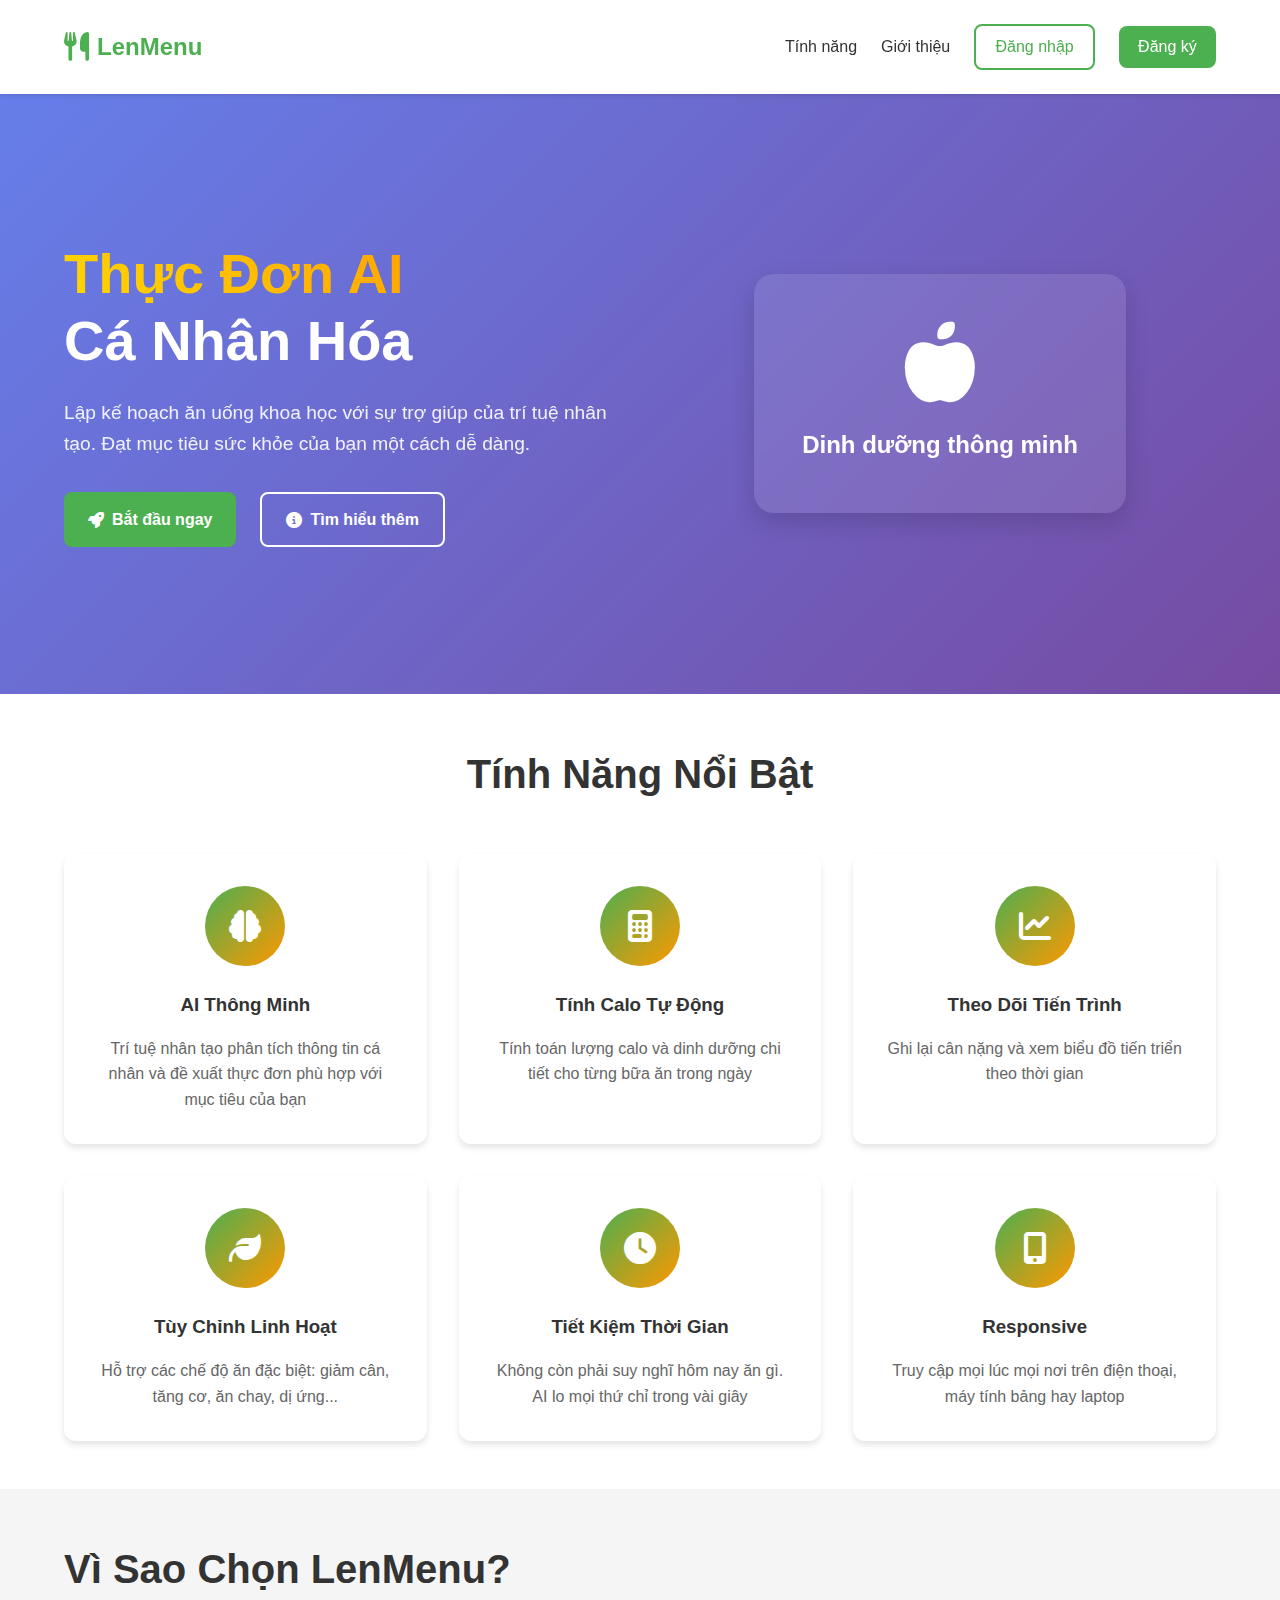
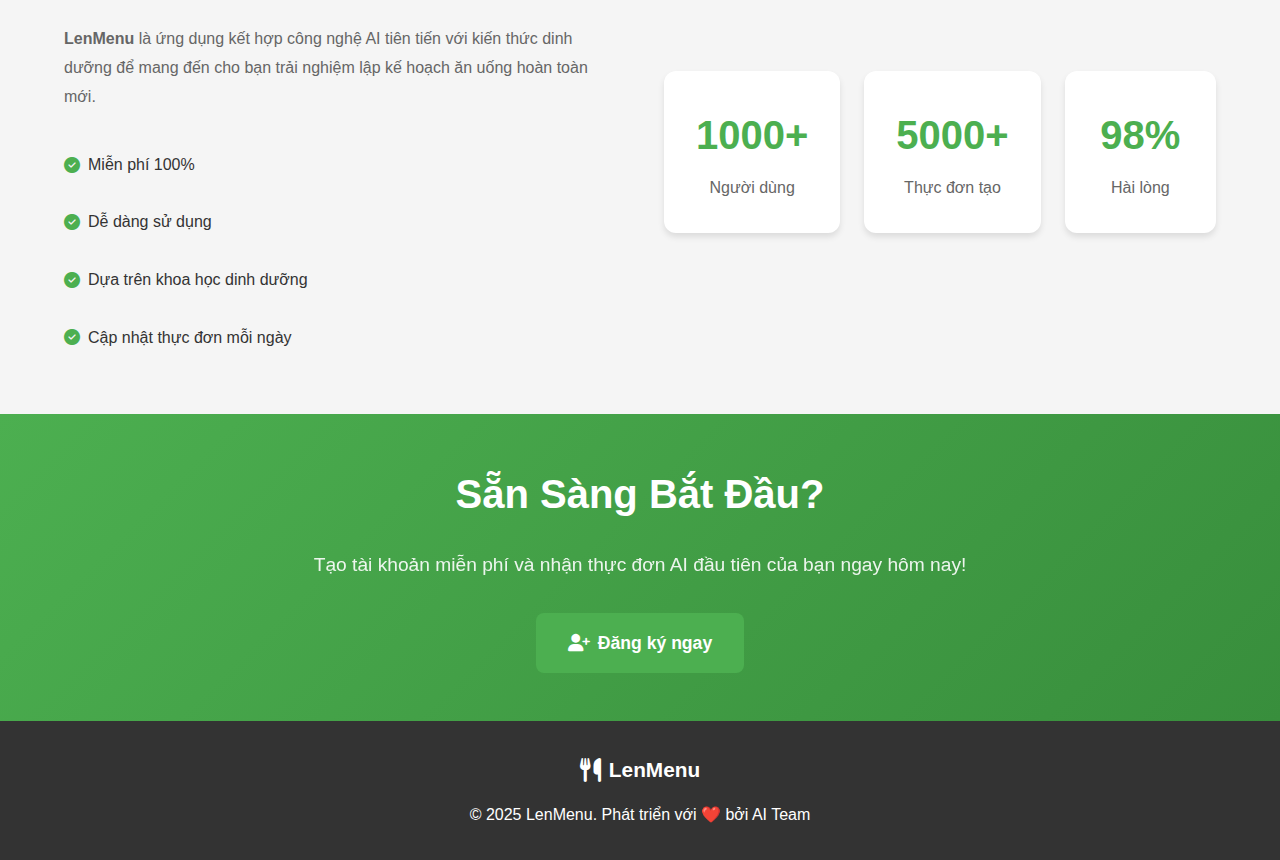
<file: frontend/index.html>
<!DOCTYPE html>
<html lang="vi">
<head>
    <meta charset="UTF-8">
    <meta name="viewport" content="width=device-width, initial-scale=1.0">
    <title>LenMenu - Thực Đơn AI Cá Nhân Hóa</title>
    <link rel="stylesheet" href="static/css/style.css">
    <link rel="stylesheet" href="https://cdnjs.cloudflare.com/ajax/libs/font-awesome/6.4.0/css/all.min.css">
</head>
<body>
    <!-- Header / Navbar -->
    <header class="navbar">
        <div class="container">
            <div class="nav-brand">
                <i class="fas fa-utensils"></i>
                <span>LenMenu</span>
            </div>
            <nav class="nav-links">
                <a href="#features">Tính năng</a>
                <a href="#about">Giới thiệu</a>
                <a href="login.html" class="btn-login">Đăng nhập</a>
                <a href="register.html" class="btn-register">Đăng ký</a>
            </nav>
        </div>
    </header>

    <!-- Hero Section -->
    <section class="hero">
        <div class="container">
            <div class="hero-content">
                <div class="hero-text">
                    <h1>
                        <span class="gradient-text">Thực Đơn AI</span><br>
                        Cá Nhân Hóa
                    </h1>
                    <p class="hero-subtitle">
                        Lập kế hoạch ăn uống khoa học với sự trợ giúp của trí tuệ nhân tạo. 
                        Đạt mục tiêu sức khỏe của bạn một cách dễ dàng.
                    </p>
                    <div class="hero-buttons">
                        <a href="register.html" class="btn btn-primary">
                            <i class="fas fa-rocket"></i> Bắt đầu ngay
                        </a>
                        <a href="#features" class="btn btn-secondary">
                            <i class="fas fa-info-circle"></i> Tìm hiểu thêm
                        </a>
                    </div>
                </div>
                <div class="hero-image">
                    <div class="hero-card">
                        <i class="fas fa-apple-alt"></i>
                        <h3>Dinh dưỡng thông minh</h3>
                    </div>
                </div>
            </div>
        </div>
    </section>

    <!-- Features Section -->
    <section id="features" class="features">
        <div class="container">
            <h2 class="section-title">Tính Năng Nổi Bật</h2>
            <div class="features-grid">
                <div class="feature-card">
                    <div class="feature-icon">
                        <i class="fas fa-brain"></i>
                    </div>
                    <h3>AI Thông Minh</h3>
                    <p>Trí tuệ nhân tạo phân tích thông tin cá nhân và đề xuất thực đơn phù hợp với mục tiêu của bạn</p>
                </div>

                <div class="feature-card">
                    <div class="feature-icon">
                        <i class="fas fa-calculator"></i>
                    </div>
                    <h3>Tính Calo Tự Động</h3>
                    <p>Tính toán lượng calo và dinh dưỡng chi tiết cho từng bữa ăn trong ngày</p>
                </div>

                <div class="feature-card">
                    <div class="feature-icon">
                        <i class="fas fa-chart-line"></i>
                    </div>
                    <h3>Theo Dõi Tiến Trình</h3>
                    <p>Ghi lại cân nặng và xem biểu đồ tiến triển theo thời gian</p>
                </div>

                <div class="feature-card">
                    <div class="feature-icon">
                        <i class="fas fa-leaf"></i>
                    </div>
                    <h3>Tùy Chỉnh Linh Hoạt</h3>
                    <p>Hỗ trợ các chế độ ăn đặc biệt: giảm cân, tăng cơ, ăn chay, dị ứng...</p>
                </div>

                <div class="feature-card">
                    <div class="feature-icon">
                        <i class="fas fa-clock"></i>
                    </div>
                    <h3>Tiết Kiệm Thời Gian</h3>
                    <p>Không còn phải suy nghĩ hôm nay ăn gì. AI lo mọi thứ chỉ trong vài giây</p>
                </div>

                <div class="feature-card">
                    <div class="feature-icon">
                        <i class="fas fa-mobile-alt"></i>
                    </div>
                    <h3>Responsive</h3>
                    <p>Truy cập mọi lúc mọi nơi trên điện thoại, máy tính bảng hay laptop</p>
                </div>
            </div>
        </div>
    </section>

    <!-- About Section -->
    <section id="about" class="about">
        <div class="container">
            <div class="about-content">
                <div class="about-text">
                    <h2>Vì Sao Chọn LenMenu?</h2>
                    <p>
                        <strong>LenMenu</strong> là ứng dụng kết hợp công nghệ AI tiên tiến với kiến thức dinh dưỡng 
                        để mang đến cho bạn trải nghiệm lập kế hoạch ăn uống hoàn toàn mới.
                    </p>
                    <ul class="about-list">
                        <li><i class="fas fa-check-circle"></i> Miễn phí 100%</li>
                        <li><i class="fas fa-check-circle"></i> Dễ dàng sử dụng</li>
                        <li><i class="fas fa-check-circle"></i> Dựa trên khoa học dinh dưỡng</li>
                        <li><i class="fas fa-check-circle"></i> Cập nhật thực đơn mỗi ngày</li>
                    </ul>
                </div>
                <div class="about-stats">
                    <div class="stat-card">
                        <h3>1000+</h3>
                        <p>Người dùng</p>
                    </div>
                    <div class="stat-card">
                        <h3>5000+</h3>
                        <p>Thực đơn tạo</p>
                    </div>
                    <div class="stat-card">
                        <h3>98%</h3>
                        <p>Hài lòng</p>
                    </div>
                </div>
            </div>
        </div>
    </section>

    <!-- CTA Section -->
    <section class="cta">
        <div class="container">
            <h2>Sẵn Sàng Bắt Đầu?</h2>
            <p>Tạo tài khoản miễn phí và nhận thực đơn AI đầu tiên của bạn ngay hôm nay!</p>
            <a href="register.html" class="btn btn-primary btn-large">
                <i class="fas fa-user-plus"></i> Đăng ký ngay
            </a>
        </div>
    </section>

    <!-- Footer -->
    <footer class="footer">
        <div class="container">
            <div class="footer-content">
                <div class="footer-brand">
                    <i class="fas fa-utensils"></i>
                    <span>LenMenu</span>
                </div>
                <p>&copy; 2025 LenMenu. Phát triển với ❤️ bởi AI Team</p>
            </div>
        </div>
    </footer>

    <script src="static/js/main.js"></script>
</body>
</html>
</file>
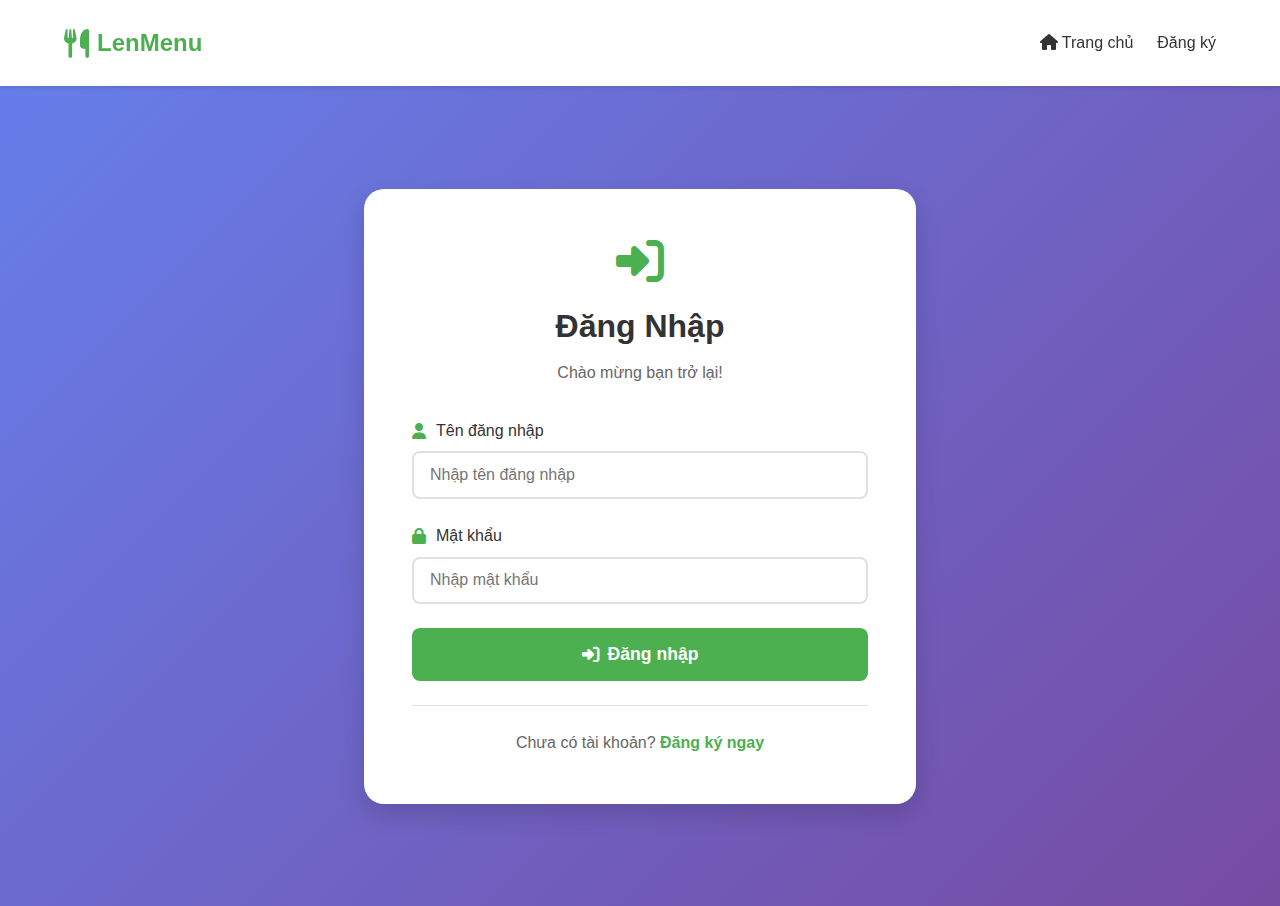
<file: frontend/login.html>
<!DOCTYPE html>
<html lang="vi">
<head>
    <meta charset="UTF-8">
    <meta name="viewport" content="width=device-width, initial-scale=1.0">
    <title>Đăng nhập - LenMenu</title>
    <link rel="stylesheet" href="static/css/style.css">
    <link rel="stylesheet" href="static/css/auth.css">
    <link rel="stylesheet" href="https://cdnjs.cloudflare.com/ajax/libs/font-awesome/6.4.0/css/all.min.css">
</head>
<body>
    <!-- Navbar -->
    <header class="navbar">
        <div class="container">
            <div class="nav-brand">
                <i class="fas fa-utensils"></i>
                <span>LenMenu</span>
            </div>
            <nav class="nav-links">
                <a href="index.html"><i class="fas fa-home"></i> Trang chủ</a>
                <a href="register.html">Đăng ký</a>
            </nav>
        </div>
    </header>

    <!-- Login Form -->
    <section class="auth-section">
        <div class="auth-container">
            <div class="auth-card">
                <div class="auth-header">
                    <i class="fas fa-sign-in-alt"></i>
                    <h1>Đăng Nhập</h1>
                    <p>Chào mừng bạn trở lại!</p>
                </div>

                <form id="loginForm" class="auth-form">
                    <div class="form-group">
                        <label for="username">
                            <i class="fas fa-user"></i> Tên đăng nhập
                        </label>
                        <input 
                            type="text" 
                            id="username" 
                            name="username" 
                            required 
                            placeholder="Nhập tên đăng nhập"
                        >
                    </div>

                    <div class="form-group">
                        <label for="password">
                            <i class="fas fa-lock"></i> Mật khẩu
                        </label>
                        <input 
                            type="password" 
                            id="password" 
                            name="password" 
                            required 
                            placeholder="Nhập mật khẩu"
                        >
                    </div>

                    <!-- Error Message -->
                    <div id="errorMessage" class="error-message" style="display: none;"></div>

                    <!-- Submit Button -->
                    <button type="submit" class="btn btn-primary btn-full">
                        <i class="fas fa-sign-in-alt"></i> Đăng nhập
                    </button>
                </form>

                <div class="auth-footer">
                    <p>Chưa có tài khoản? <a href="register.html">Đăng ký ngay</a></p>
                </div>
            </div>
        </div>
    </section>

    <script src="static/js/api.js"></script>
    <script src="static/js/auth.js"></script>
</body>
</html>
</file>
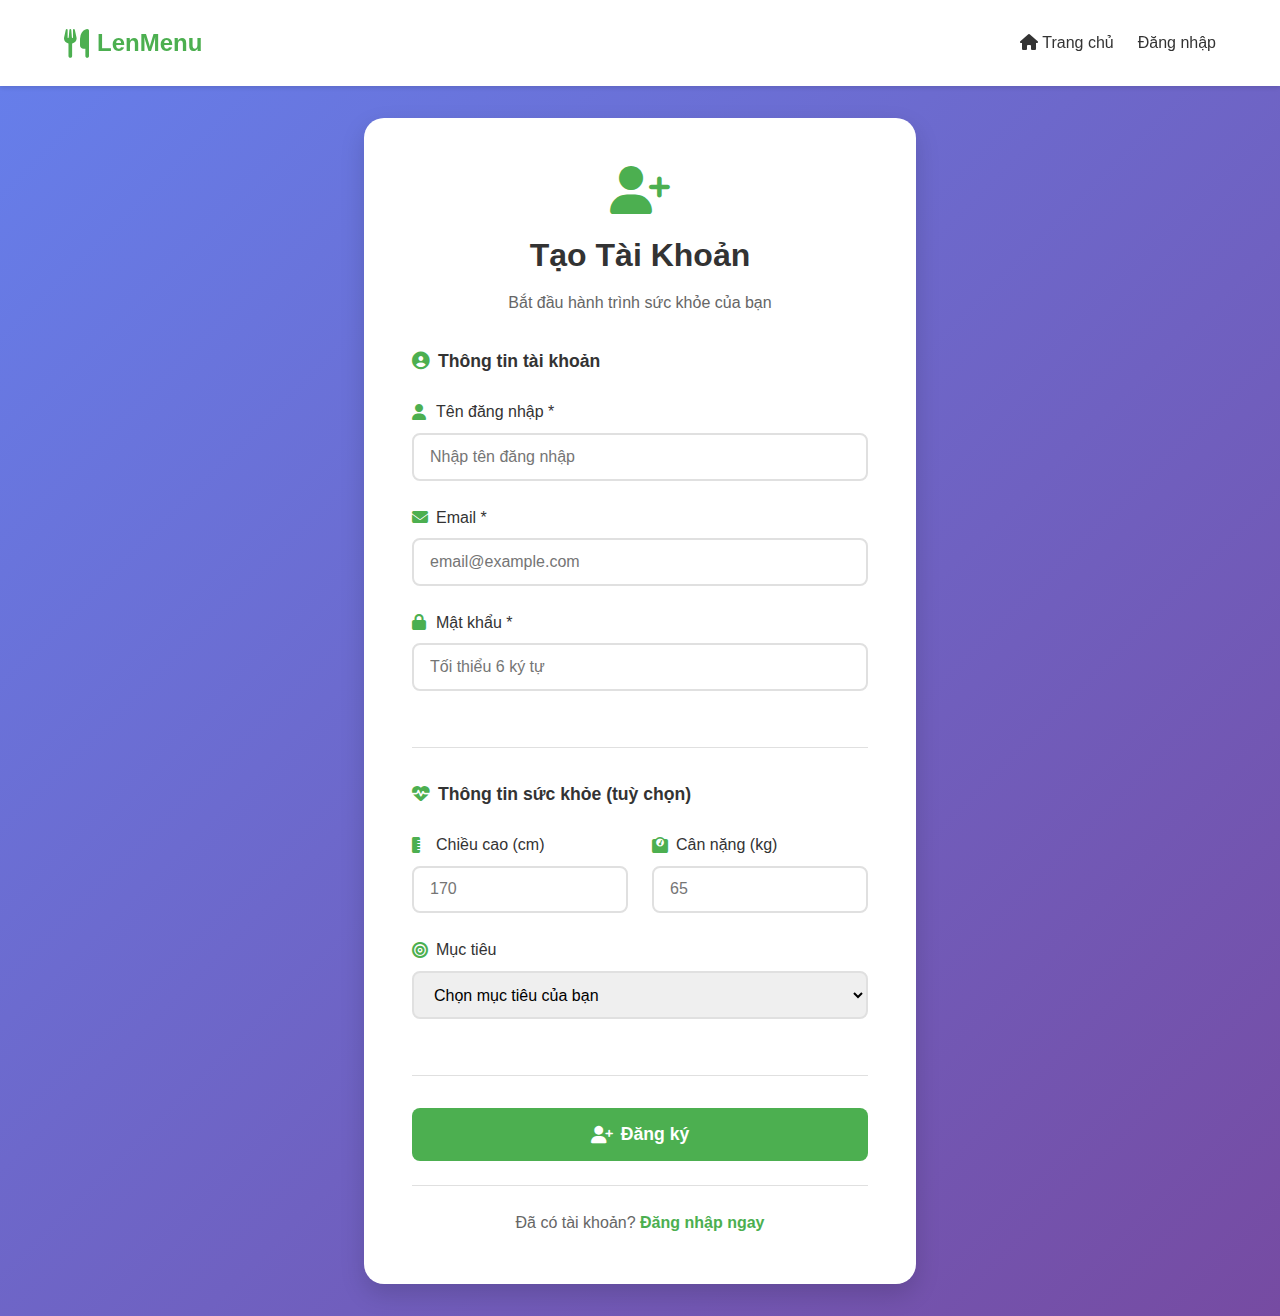
<file: frontend/register.html>
<!DOCTYPE html>
<html lang="vi">
<head>
    <meta charset="UTF-8">
    <meta name="viewport" content="width=device-width, initial-scale=1.0">
    <title>Đăng ký - LenMenu</title>
    <link rel="stylesheet" href="static/css/style.css">
    <link rel="stylesheet" href="static/css/auth.css">
    <link rel="stylesheet" href="https://cdnjs.cloudflare.com/ajax/libs/font-awesome/6.4.0/css/all.min.css">
</head>
<body>
    <!-- Navbar -->
    <header class="navbar">
        <div class="container">
            <div class="nav-brand">
                <i class="fas fa-utensils"></i>
                <span>LenMenu</span>
            </div>
            <nav class="nav-links">
                <a href="index.html"><i class="fas fa-home"></i> Trang chủ</a>
                <a href="login.html">Đăng nhập</a>
            </nav>
        </div>
    </header>

    <!-- Registration Form -->
    <section class="auth-section">
        <div class="auth-container">
            <div class="auth-card">
                <div class="auth-header">
                    <i class="fas fa-user-plus"></i>
                    <h1>Tạo Tài Khoản</h1>
                    <p>Bắt đầu hành trình sức khỏe của bạn</p>
                </div>

                <form id="registerForm" class="auth-form">
                    <!-- Account Info -->
                    <div class="form-section">
                        <h3><i class="fas fa-user-circle"></i> Thông tin tài khoản</h3>
                        
                        <div class="form-group">
                            <label for="username">
                                <i class="fas fa-user"></i> Tên đăng nhập *
                            </label>
                            <input 
                                type="text" 
                                id="username" 
                                name="username" 
                                required 
                                placeholder="Nhập tên đăng nhập"
                            >
                        </div>

                        <div class="form-group">
                            <label for="email">
                                <i class="fas fa-envelope"></i> Email *
                            </label>
                            <input 
                                type="email" 
                                id="email" 
                                name="email" 
                                required 
                                placeholder="email@example.com"
                            >
                        </div>

                        <div class="form-group">
                            <label for="password">
                                <i class="fas fa-lock"></i> Mật khẩu *
                            </label>
                            <input 
                                type="password" 
                                id="password" 
                                name="password" 
                                required 
                                placeholder="Tối thiểu 6 ký tự"
                                minlength="6"
                            >
                        </div>
                    </div>

                    <!-- Health Info -->
                    <div class="form-section">
                        <h3><i class="fas fa-heartbeat"></i> Thông tin sức khỏe (tuỳ chọn)</h3>
                        
                        <div class="form-row">
                            <div class="form-group">
                                <label for="height">
                                    <i class="fas fa-ruler-vertical"></i> Chiều cao (cm)
                                </label>
                                <input 
                                    type="number" 
                                    id="height" 
                                    name="height" 
                                    placeholder="170"
                                    min="100"
                                    max="250"
                                >
                            </div>

                            <div class="form-group">
                                <label for="weight">
                                    <i class="fas fa-weight"></i> Cân nặng (kg)
                                </label>
                                <input 
                                    type="number" 
                                    id="weight" 
                                    name="weight" 
                                    placeholder="65"
                                    min="30"
                                    max="200"
                                >
                            </div>
                        </div>

                        <div class="form-group">
                            <label for="dietary_preferences">
                                <i class="fas fa-bullseye"></i> Mục tiêu
                            </label>
                            <select id="dietary_preferences" name="dietary_preferences">
                                <option value="">Chọn mục tiêu của bạn</option>
                                <option value="Giảm cân">Giảm cân</option>
                                <option value="Tăng cân">Tăng cân</option>
                                <option value="Tăng cơ">Tăng cơ</option>
                                <option value="Duy trì sức khỏe">Duy trì sức khỏe</option>
                                <option value="Ăn chay">Ăn chay</option>
                            </select>
                        </div>
                    </div>

                    <!-- Error Message -->
                    <div id="errorMessage" class="error-message" style="display: none;"></div>

                    <!-- Submit Button -->
                    <button type="submit" class="btn btn-primary btn-full">
                        <i class="fas fa-user-plus"></i> Đăng ký
                    </button>
                </form>

                <div class="auth-footer">
                    <p>Đã có tài khoản? <a href="login.html">Đăng nhập ngay</a></p>
                </div>
            </div>
        </div>
    </section>

    <script src="static/js/api.js"></script>
    <script src="static/js/auth.js"></script>
</body>
</html>
</file>
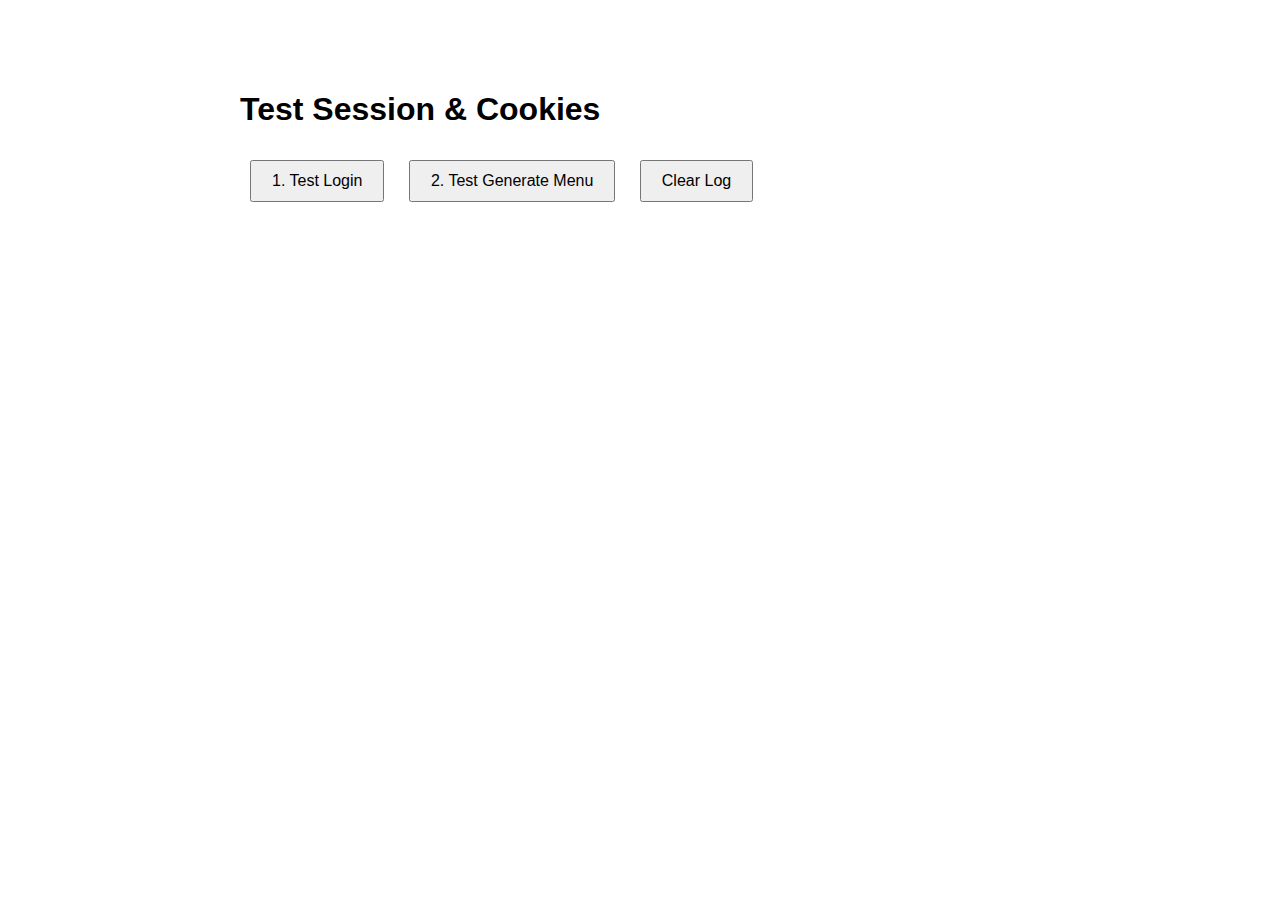
<file: frontend/test-session.html>
<!DOCTYPE html>
<html lang="vi">
<head>
    <meta charset="UTF-8">
    <meta name="viewport" content="width=device-width, initial-scale=1.0">
    <title>Test Session - LenMenu</title>
    <style>
        body {
            font-family: Arial, sans-serif;
            max-width: 800px;
            margin: 50px auto;
            padding: 20px;
        }
        button {
            padding: 10px 20px;
            margin: 10px;
            font-size: 16px;
            cursor: pointer;
        }
        .log {
            background: #f5f5f5;
            padding: 15px;
            margin: 10px 0;
            border-radius: 5px;
            white-space: pre-wrap;
        }
        .success { color: green; }
        .error { color: red; }
    </style>
</head>
<body>
    <h1>Test Session & Cookies</h1>
    
    <div>
        <button onclick="testLogin()">1. Test Login</button>
        <button onclick="testGenerate()">2. Test Generate Menu</button>
        <button onclick="clearLog()">Clear Log</button>
    </div>

    <div id="log"></div>

    <script>
        function log(message, type = 'info') {
            const logDiv = document.getElementById('log');
            const entry = document.createElement('div');
            entry.className = `log ${type}`;
            entry.textContent = new Date().toLocaleTimeString() + ' - ' + message;
            logDiv.appendChild(entry);
        }

        function clearLog() {
            document.getElementById('log').innerHTML = '';
        }

        async function testLogin() {
            try {
                log('Đang đăng nhập...');
                const response = await fetch('/api/auth/login', {
                    method: 'POST',
                    headers: { 'Content-Type': 'application/json' },
                    credentials: 'include',
                    body: JSON.stringify({
                        username: 'testuser',
                        password: 'test123'
                    })
                });

                const data = await response.json();
                log(`Status: ${response.status}`, response.ok ? 'success' : 'error');
                log(`Response: ${JSON.stringify(data, null, 2)}`);
                
                // Check cookies
                log(`Cookies: ${document.cookie}`);
                
            } catch (error) {
                log(`Error: ${error.message}`, 'error');
            }
        }

        async function testGenerate() {
            try {
                log('Đang tạo thực đơn...');
                log(`Cookies hiện tại: ${document.cookie}`);
                
                const response = await fetch('/api/menu/generate', {
                    method: 'POST',
                    headers: { 'Content-Type': 'application/json' },
                    credentials: 'include',
                    body: JSON.stringify({
                        height: 170,
                        weight: 65,
                        dietary_preferences: 'Giảm cân'
                    })
                });

                const data = await response.json();
                log(`Status: ${response.status}`, response.ok ? 'success' : 'error');
                
                if (response.ok) {
                    log(`Menu preview: ${data.menu_content.substring(0, 200)}...`, 'success');
                } else {
                    log(`Error: ${JSON.stringify(data)}`, 'error');
                }
                
            } catch (error) {
                log(`Error: ${error.message}`, 'error');
            }
        }
    </script>
</body>
</html>
</file>
<file: frontend/static/css/auth.css>
/* ==================== AUTH PAGES STYLING ==================== */
.auth-section {
    min-height: calc(100vh - 80px);
    display: flex;
    align-items: center;
    justify-content: center;
    padding: var(--spacing-lg) 0;
    background: linear-gradient(135deg, #667eea 0%, #764ba2 100%);
}

.auth-container {
    width: 100%;
    max-width: 600px;
    padding: 0 var(--spacing-md);
}

.auth-card {
    background: var(--white);
    border-radius: var(--radius-xl);
    box-shadow: var(--shadow-lg);
    padding: var(--spacing-xl);
    animation: slideUp 0.5s ease;
}

@keyframes slideUp {
    from {
        opacity: 0;
        transform: translateY(30px);
    }
    to {
        opacity: 1;
        transform: translateY(0);
    }
}

.auth-header {
    text-align: center;
    margin-bottom: var(--spacing-lg);
}

.auth-header i {
    font-size: 3rem;
    color: var(--primary);
    margin-bottom: var(--spacing-sm);
}

.auth-header h1 {
    font-size: 2rem;
    color: var(--text);
    margin-bottom: var(--spacing-xs);
}

.auth-header p {
    color: var(--text-light);
}

/* Form Styling */
.auth-form {
    margin-bottom: var(--spacing-md);
}

.form-section {
    margin-bottom: var(--spacing-lg);
    padding-bottom: var(--spacing-lg);
    border-bottom: 1px solid var(--border);
}

.form-section:last-of-type {
    border-bottom: none;
}

.form-section h3 {
    color: var(--text);
    margin-bottom: var(--spacing-md);
    font-size: 1.1rem;
    display: flex;
    align-items: center;
    gap: 0.5rem;
}

.form-section h3 i {
    color: var(--primary);
}

.form-group {
    margin-bottom: var(--spacing-md);
}

.form-group label {
    display: block;
    margin-bottom: var(--spacing-xs);
    color: var(--text);
    font-weight: 500;
    display: flex;
    align-items: center;
    gap: 0.5rem;
}

.form-group label i {
    color: var(--primary);
    width: 16px;
}

.form-group input,
.form-group select {
    width: 100%;
    padding: 0.8rem 1rem;
    border: 2px solid var(--border);
    border-radius: var(--radius-md);
    font-size: 1rem;
    transition: border-color 0.3s;
}

.form-group input:focus,
.form-group select:focus {
    outline: none;
    border-color: var(--primary);
}

.form-row {
    display: grid;
    grid-template-columns: 1fr 1fr;
    gap: var(--spacing-md);
}

.btn-full {
    width: 100%;
    justify-content: center;
    font-size: 1.1rem;
    padding: 1rem;
}

/* Error Message */
.error-message {
    background: #ffebee;
    color: var(--error);
    padding: var(--spacing-sm) var(--spacing-md);
    border-radius: var(--radius-md);
    margin-bottom: var(--spacing-md);
    display: flex;
    align-items: center;
    gap: 0.5rem;
}

.error-message::before {
    content: '\f06a';
    font-family: 'Font Awesome 6 Free';
    font-weight: 900;
}

.success-message {
    background: #e8f5e9;
    color: var(--success);
    padding: var(--spacing-sm) var(--spacing-md);
    border-radius: var(--radius-md);
    margin-bottom: var(--spacing-md);
    display: flex;
    align-items: center;
    gap: 0.5rem;
}

.success-message::before {
    content: '\f058';
    font-family: 'Font Awesome 6 Free';
    font-weight: 900;
}

.auth-footer {
    text-align: center;
    padding-top: var(--spacing-md);
    border-top: 1px solid var(--border);
}

.auth-footer p {
    color: var(--text-light);
}

.auth-footer a {
    color: var(--primary);
    text-decoration: none;
    font-weight: 600;
}

.auth-footer a:hover {
    text-decoration: underline;
}

/* Loading State */
.btn.loading {
    position: relative;
    color: transparent;
    pointer-events: none;
}

.btn.loading::after {
    content: '';
    position: absolute;
    width: 20px;
    height: 20px;
    top: 50%;
    left: 50%;
    margin-left: -10px;
    margin-top: -10px;
    border: 3px solid rgba(255,255,255,0.3);
    border-top-color: white;
    border-radius: 50%;
    animation: spin 0.6s linear infinite;
}

@keyframes spin {
    to { transform: rotate(360deg); }
}

/* Responsive */
@media (max-width: 768px) {
    .auth-card {
        padding: var(--spacing-lg);
    }
    
    .form-row {
        grid-template-columns: 1fr;
    }
    
    .auth-header h1 {
        font-size: 1.5rem;
    }
}
</file>
<file: frontend/static/css/style.css>
/* ==================== RESET & BASE ==================== */
* {
    margin: 0;
    padding: 0;
    box-sizing: border-box;
}

:root {
    /* Colors */
    --primary: #4CAF50;
    --primary-dark: #388E3C;
    --secondary: #FF9800;
    --background: #F5F5F5;
    --white: #FFFFFF;
    --text: #333333;
    --text-light: #666666;
    --border: #E0E0E0;
    --success: #4CAF50;
    --error: #F44336;
    --warning: #FFC107;
    
    /* Spacing */
    --spacing-xs: 0.5rem;
    --spacing-sm: 1rem;
    --spacing-md: 1.5rem;
    --spacing-lg: 2rem;
    --spacing-xl: 3rem;
    
    /* Border Radius */
    --radius-sm: 4px;
    --radius-md: 8px;
    --radius-lg: 12px;
    --radius-xl: 20px;
    
    /* Shadows */
    --shadow-sm: 0 2px 4px rgba(0,0,0,0.1);
    --shadow-md: 0 4px 6px rgba(0,0,0,0.1);
    --shadow-lg: 0 10px 25px rgba(0,0,0,0.15);
}

body {
    font-family: 'Segoe UI', Tahoma, Geneva, Verdana, sans-serif;
    color: var(--text);
    background: var(--background);
    line-height: 1.6;
    overflow-x: hidden;
}

.container {
    max-width: 1200px;
    margin: 0 auto;
    padding: 0 var(--spacing-md);
}

/* ==================== NAVBAR ==================== */
.navbar {
    background: var(--white);
    box-shadow: var(--shadow-sm);
    position: sticky;
    top: 0;
    z-index: 1000;
    padding: var(--spacing-md) 0;
}

.navbar .container {
    display: flex;
    justify-content: space-between;
    align-items: center;
}

.nav-brand {
    display: flex;
    align-items: center;
    gap: 0.5rem;
    font-size: 1.5rem;
    font-weight: bold;
    color: var(--primary);
}

.nav-brand i {
    font-size: 1.8rem;
}

.nav-links {
    display: flex;
    gap: var(--spacing-md);
    align-items: center;
}

.nav-links a {
    text-decoration: none;
    color: var(--text);
    font-weight: 500;
    transition: color 0.3s;
}

.nav-links a:hover {
    color: var(--primary);
}

.user-greeting {
    display: flex;
    align-items: center;
    gap: 0.5rem;
    color: var(--text);
    font-weight: 500;
}

.user-greeting i {
    font-size: 1.5rem;
    color: var(--primary);
}

.btn-logout {
    display: flex;
    align-items: center;
    gap: 0.5rem;
    padding: 0.6rem 1.2rem;
    background: linear-gradient(135deg, #667eea 0%, #764ba2 100%);
    color: var(--white);
    border: none;
    border-radius: var(--radius-md);
    font-weight: 500;
    cursor: pointer;
    transition: all 0.3s;
}

.btn-logout:hover {
    transform: translateY(-2px);
    box-shadow: 0 4px 12px rgba(102, 126, 234, 0.4);
}

.btn-logout i {
    font-size: 1rem;
}

.btn-login {
    padding: 0.5rem 1.2rem;
    border: 2px solid var(--primary);
    border-radius: var(--radius-md);
    color: var(--primary) !important;
}

.btn-register {
    padding: 0.5rem 1.2rem;
    background: var(--primary);
    color: var(--white) !important;
    border-radius: var(--radius-md);
}

.btn-register:hover {
    background: var(--primary-dark);
}

/* ==================== HERO SECTION ==================== */
.hero {
    background: linear-gradient(135deg, #667eea 0%, #764ba2 100%);
    color: var(--white);
    padding: var(--spacing-xl) 0;
    min-height: 600px;
    display: flex;
    align-items: center;
}

.hero-content {
    display: grid;
    grid-template-columns: 1fr 1fr;
    gap: var(--spacing-xl);
    align-items: center;
}

.hero-text h1 {
    font-size: 3.5rem;
    line-height: 1.2;
    margin-bottom: var(--spacing-md);
}

.gradient-text {
    background: linear-gradient(45deg, #FFD700, #FFA500);
    -webkit-background-clip: text;
    -webkit-text-fill-color: transparent;
    background-clip: text;
}

.hero-subtitle {
    font-size: 1.2rem;
    margin-bottom: var(--spacing-lg);
    opacity: 0.9;
}

.hero-buttons {
    display: flex;
    gap: var(--spacing-md);
}

.btn {
    padding: 0.8rem 1.5rem;
    border-radius: var(--radius-md);
    text-decoration: none;
    font-weight: 600;
    display: inline-flex;
    align-items: center;
    gap: 0.5rem;
    transition: all 0.3s;
    border: none;
    cursor: pointer;
}

.btn-primary {
    background: var(--primary);
    color: var(--white);
}

.btn-primary:hover {
    background: var(--primary-dark);
    transform: translateY(-2px);
    box-shadow: var(--shadow-lg);
}

.btn-secondary {
    background: transparent;
    color: var(--white);
    border: 2px solid var(--white);
}

.btn-secondary:hover {
    background: var(--white);
    color: var(--primary);
}

.btn-large {
    padding: 1rem 2rem;
    font-size: 1.1rem;
}

.hero-image {
    display: flex;
    justify-content: center;
}

.hero-card {
    background: rgba(255,255,255,0.1);
    backdrop-filter: blur(10px);
    padding: var(--spacing-xl);
    border-radius: var(--radius-xl);
    text-align: center;
    box-shadow: var(--shadow-lg);
}

.hero-card i {
    font-size: 5rem;
    margin-bottom: var(--spacing-md);
}

.hero-card h3 {
    font-size: 1.5rem;
}

/* ==================== FEATURES SECTION ==================== */
.features {
    padding: var(--spacing-xl) 0;
    background: var(--white);
}

.section-title {
    text-align: center;
    font-size: 2.5rem;
    margin-bottom: var(--spacing-xl);
    color: var(--text);
}

.features-grid {
    display: grid;
    grid-template-columns: repeat(auto-fit, minmax(300px, 1fr));
    gap: var(--spacing-lg);
}

.feature-card {
    background: var(--white);
    padding: var(--spacing-lg);
    border-radius: var(--radius-lg);
    box-shadow: var(--shadow-md);
    text-align: center;
    transition: transform 0.3s, box-shadow 0.3s;
}

.feature-card:hover {
    transform: translateY(-5px);
    box-shadow: var(--shadow-lg);
}

.feature-icon {
    width: 80px;
    height: 80px;
    background: linear-gradient(135deg, var(--primary), var(--secondary));
    border-radius: 50%;
    display: flex;
    align-items: center;
    justify-content: center;
    margin: 0 auto var(--spacing-md);
    font-size: 2rem;
    color: var(--white);
}

.feature-card h3 {
    margin-bottom: var(--spacing-sm);
    color: var(--text);
}

.feature-card p {
    color: var(--text-light);
}

/* ==================== ABOUT SECTION ==================== */
.about {
    padding: var(--spacing-xl) 0;
    background: var(--background);
}

.about-content {
    display: grid;
    grid-template-columns: 1fr 1fr;
    gap: var(--spacing-xl);
    align-items: center;
}

.about-text h2 {
    font-size: 2.5rem;
    margin-bottom: var(--spacing-md);
}

.about-text p {
    margin-bottom: var(--spacing-md);
    color: var(--text-light);
    line-height: 1.8;
}

.about-list {
    list-style: none;
}

.about-list li {
    padding: var(--spacing-sm) 0;
    display: flex;
    align-items: center;
    gap: 0.5rem;
}

.about-list i {
    color: var(--success);
}

.about-stats {
    display: grid;
    grid-template-columns: repeat(3, 1fr);
    gap: var(--spacing-md);
}

.stat-card {
    background: var(--white);
    padding: var(--spacing-lg);
    border-radius: var(--radius-lg);
    text-align: center;
    box-shadow: var(--shadow-md);
}

.stat-card h3 {
    font-size: 2.5rem;
    color: var(--primary);
    margin-bottom: var(--spacing-xs);
}

.stat-card p {
    color: var(--text-light);
}

/* ==================== CTA SECTION ==================== */
.cta {
    background: linear-gradient(135deg, var(--primary), var(--primary-dark));
    color: var(--white);
    padding: var(--spacing-xl) 0;
    text-align: center;
}

.cta h2 {
    font-size: 2.5rem;
    margin-bottom: var(--spacing-md);
}

.cta p {
    font-size: 1.2rem;
    margin-bottom: var(--spacing-lg);
    opacity: 0.9;
}

/* ==================== FOOTER ==================== */
.footer {
    background: var(--text);
    color: var(--white);
    padding: var(--spacing-lg) 0;
}

.footer-content {
    text-align: center;
}

.footer-brand {
    display: inline-flex;
    align-items: center;
    gap: 0.5rem;
    font-size: 1.3rem;
    font-weight: bold;
    margin-bottom: var(--spacing-sm);
}

.footer-brand i {
    font-size: 1.5rem;
}

/* ==================== RESPONSIVE ==================== */
@media (max-width: 768px) {
    .hero-content,
    .about-content {
        grid-template-columns: 1fr;
        text-align: center;
    }
    
    .hero-text h1 {
        font-size: 2.5rem;
    }
    
    .features-grid {
        grid-template-columns: 1fr;
    }
    
    .nav-links {
        flex-direction: column;
        gap: var(--spacing-sm);
    }
    
    .about-stats {
        grid-template-columns: 1fr;
    }
}
</file>
